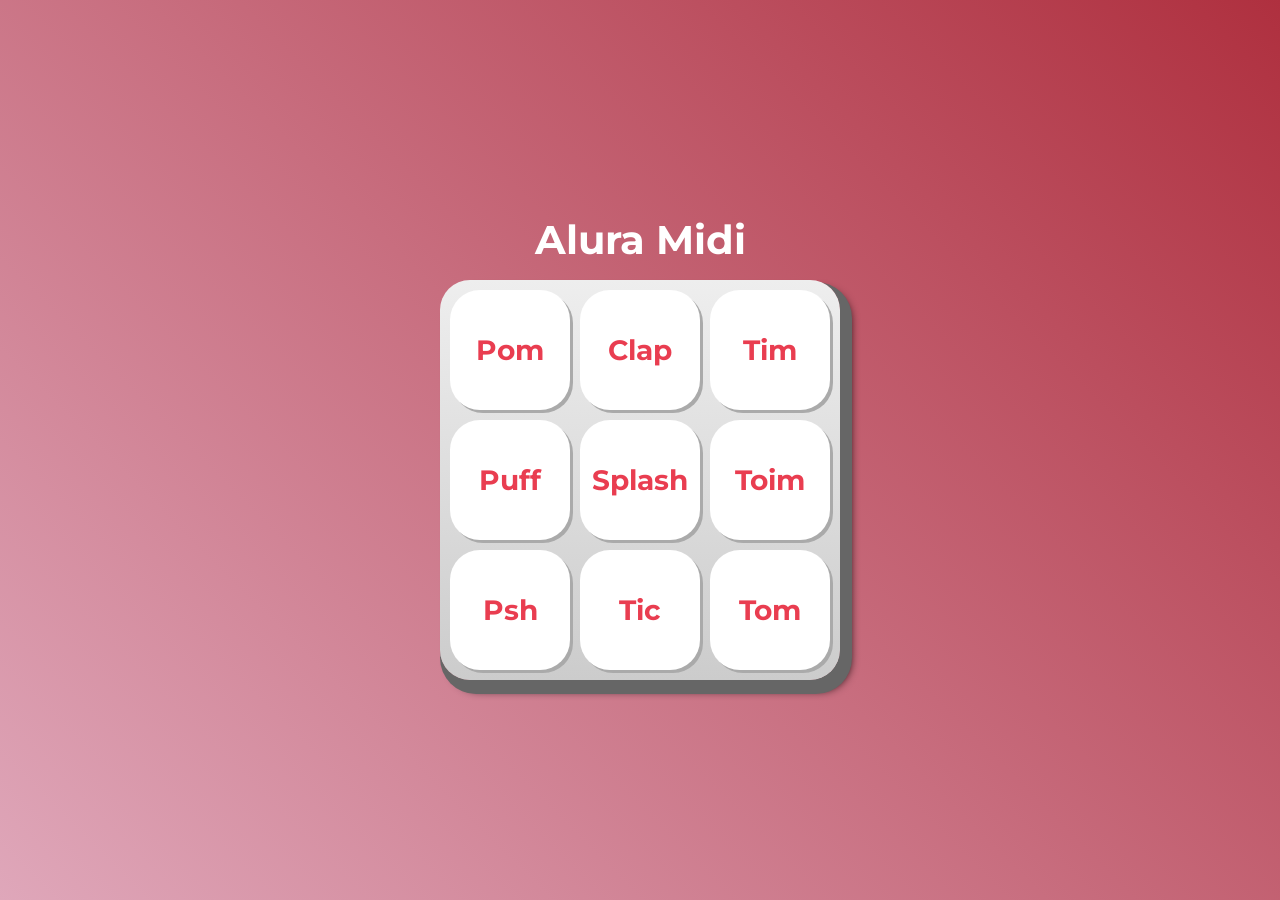
<file: index.html>
<!DOCTYPE html>
<html lang="pt-BR">
<head>
    <meta charset="UTF-8">
    <meta http-equiv="X-UA-Compatible" content="IE=edge">
    <meta name="viewport" content="width=device-width, initial-scale=1.0">

    <title>Alura MIDI</title>

    <link rel="preconnect" href="https://fonts.googleapis.com">
    <link rel="preconnect" href="https://fonts.gstatic.com" crossorigin>
    <link href="https://fonts.googleapis.com/css2?family=Montserrat:wght@500;600&display=swap" rel="stylesheet">

    <link rel="icon" type="image/png" href="images/bateria.png">
    <link rel="stylesheet" href="css/reset.css">
    <link rel="stylesheet" href="css/estilos.css">

</head>
<body>

    <h1>Alura Midi</h1>
    
    <section class="teclado">
        <button class="tecla tecla_pom">Pom</button>
        <button class="tecla tecla_clap">Clap</button>
        <button class="tecla tecla_tim">Tim</button>
        
        <button class="tecla tecla_puff">Puff</button>
        <button class="tecla tecla_splash">Splash</button>
        <button class="tecla tecla_toim">Toim</button>
        
        <button class="tecla tecla_psh">Psh</button>
        <button class="tecla tecla_tic">Tic</button>
        <button class="tecla tecla_tom">Tom</button>
    </section>

    <audio src="sounds/keyq.wav" id="som_tecla_pom"></audio>
    <audio src="sounds/keyw.wav" id="som_tecla_clap"></audio>
    <audio src="sounds/keye.wav" id="som_tecla_tim"></audio>
    <audio src="sounds/keya.wav" id="som_tecla_puff"></audio>
    <audio src="sounds/keys.wav" id="som_tecla_splash"></audio>
    <audio src="sounds/keyd.wav" id="som_tecla_toim"></audio>
    <audio src="sounds/keyz.wav" id="som_tecla_psh"></audio>
    <audio src="sounds/keyx.wav" id="som_tecla_tic"></audio>
    <audio src="sounds/keyc.wav" id="som_tecla_tom"></audio>

    <script src="main.js"></script>
</body>
</html>
</file>
<file: css/estilos.css>
:root {
  --cinza: #aaa;
  --vermelha: #e93d50;
  --vermelha-escura: #af303f;
  --branca: #fff;
  --luz: rgb(229, 255, 0);
}

body {
  align-items: center;
  background: linear-gradient(45deg, #dfa7ba 0%,#af303f 100%);
  display: flex;
  justify-content: center;
  flex-direction: column;
  font-family: 'Montserrat', sans-serif;
  min-height: 100vh;
}

h1 {
  color: var(--branca);
  margin-bottom: 20px;
  font-size: 2.5rem;
  font-weight: bold;
}

.teclado {
  background: linear-gradient(to bottom, #eeeeee 0%,#cccccc 100%);
  box-shadow: 6px 8px 0 6px #666, 10px 10px 10px #000;
  border-radius: 30px;
  display: grid;
  gap: 10px;
  grid-template-columns: repeat(3, 1fr);
  padding: 10px;
}

.tecla {
  background-color: var(--branca);
  border-radius: 30px;
  box-shadow: 3px 3px 0 var(--cinza);
  color: var(--vermelha);
  cursor: pointer;
  height: 120px;
  font-size: 1.75em;
  font-weight: bold;
  line-height: 120px;
  text-align: center;
  width: 120px;
}

.tecla.ativa,
.tecla:active {
  background-color: var(--vermelha);
  border: 4px solid  var(--vermelha);
  box-shadow: 3px 3px 0 var(--vermelha-escura) inset;
  color: var(--branca);
  outline: none;
}

.tecla.focus,
.tecla:focus {
  outline: none;
  box-shadow: 1px 1px 10px var(--luz);
}

.tecla.active:focus,
.tecla:active:focus {
  box-shadow: 3px 3px 0 var(--vermelha-escura) inset, 1px 1px 10px var(--luz);
}
</file>
